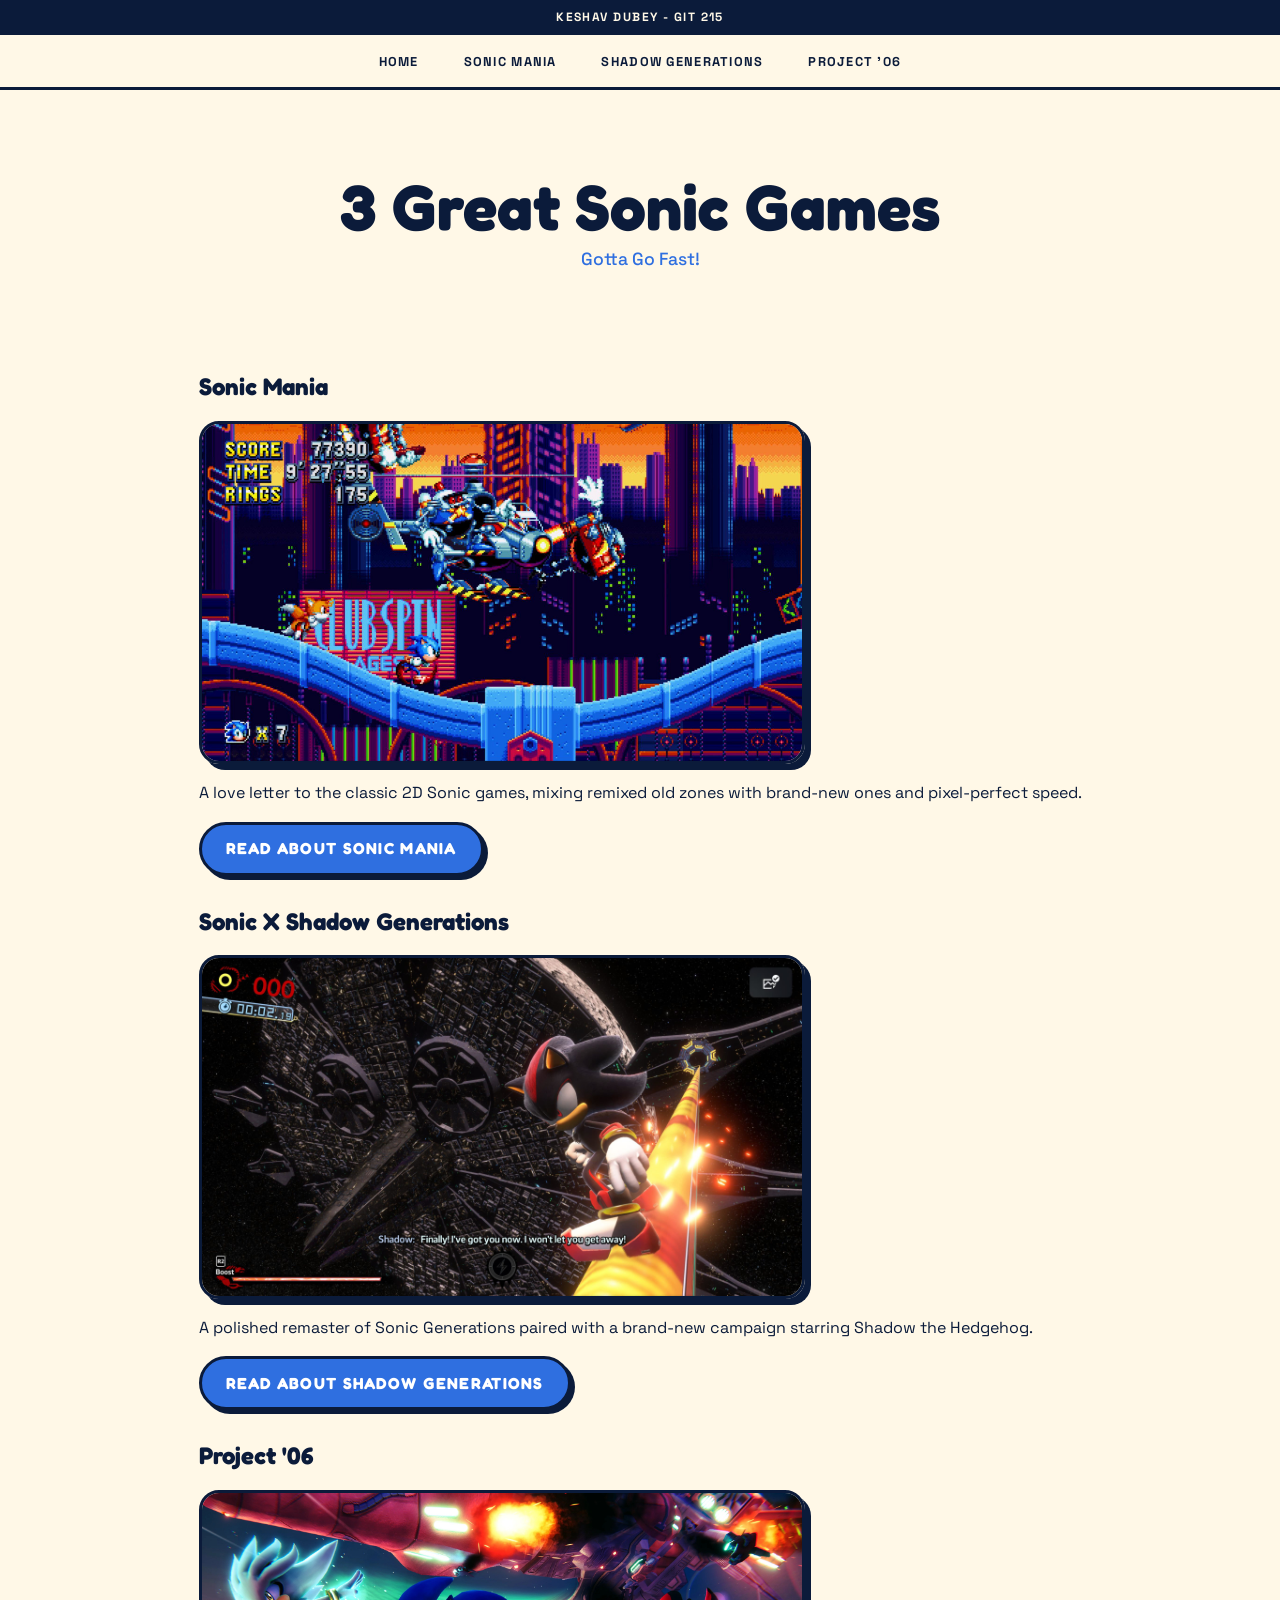
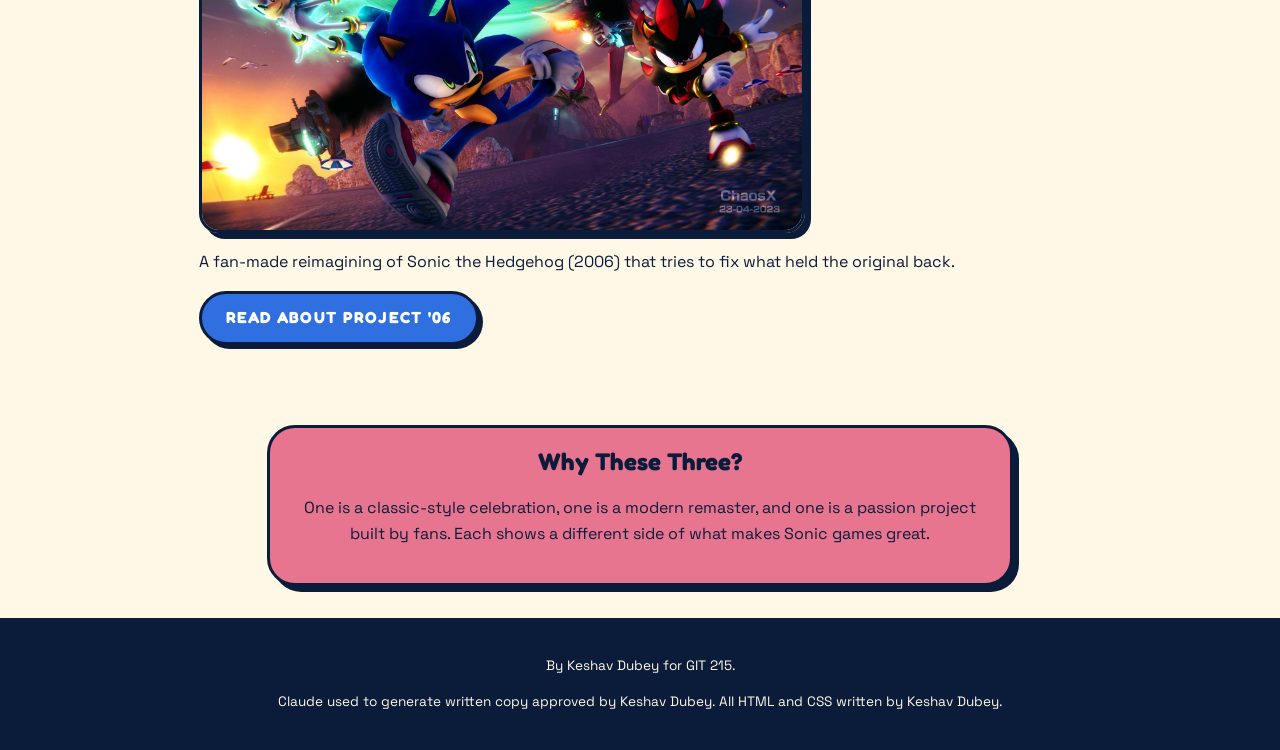
<file: index.html>
<!DOCTYPE html>
<html lang="en">
<head>
    <meta charset="UTF-8">
    <meta name="viewport" content="width=device-width, initial-scale=1.0">
    <link rel="stylesheet" href="styles.css">
    <title>3 Great Sonic Games</title>
</head>
<body>
    <p class="announcement">Keshav Dubey - GIT 215</p>
    <header>
        <h1>3 Great Sonic Games</h1>
        <p>Gotta Go Fast!</p>
    </header>
    <nav>
        <ul>
            <li><a href="index.html">Home</a></li>
            <li><a href="screenings.html">Sonic Mania</a></li>
            <li><a href="workshops.html">Shadow Generations</a></li>
            <li><a href="collaborations.html">Project '06</a></li>
        </ul>
    </nav>
    <main>
        <section id="mania">
            <h2>Sonic Mania</h2>
            <img class="landscape" src="images/mania_1.jpg" alt="Screenshot of Sonic Mania gameplay as Sonic and Tails run through Studiopolis Zone">
            <p>A love letter to the classic 2D Sonic games, mixing remixed old zones with brand-new ones and pixel-perfect speed.</p>
            <a href="screenings.html" class="button button-primary">Read about Sonic Mania</a>
        </section>
        <section id="shadow-generations">
            <h2>Sonic X Shadow Generations</h2>
            <img class="landscape" src="images/shadow_1.jpg" alt="Shadow Generations gameplay featuring Shadow the Hedgehog grinding on a rail.">
            <p>A polished remaster of Sonic Generations paired with a brand-new campaign starring Shadow the Hedgehog.</p>
            <a href="workshops.html" class="button button-secondary">Read about Shadow Generations</a>
        </section>
        <section id="project-06">
            <h2>Project '06</h2>
            <img class="landscape" src="images/project06_1.jpg" alt="A render of Sonic, Shadow, and Silver the Hedgehog all traversing the world together.">
            <p>A fan-made reimagining of Sonic the Hedgehog (2006) that tries to fix what held the original back.</p>
            <a href="collaborations.html" class="button button-secondary">Read about Project '06</a>
        </section>
    </main>
    <aside>
        <h2>Why These Three?</h2>
        <p>One is a classic-style celebration, one is a modern remaster, and one is a passion project built by fans. Each shows a different side of what makes Sonic games great.</p>
    </aside>
    <footer>
        <p>By Keshav Dubey for GIT 215.</p>
        <p>Claude used to generate written copy approved by Keshav Dubey. All HTML and CSS written by Keshav Dubey.</p>
    </footer>
</body>
</html>
</file>
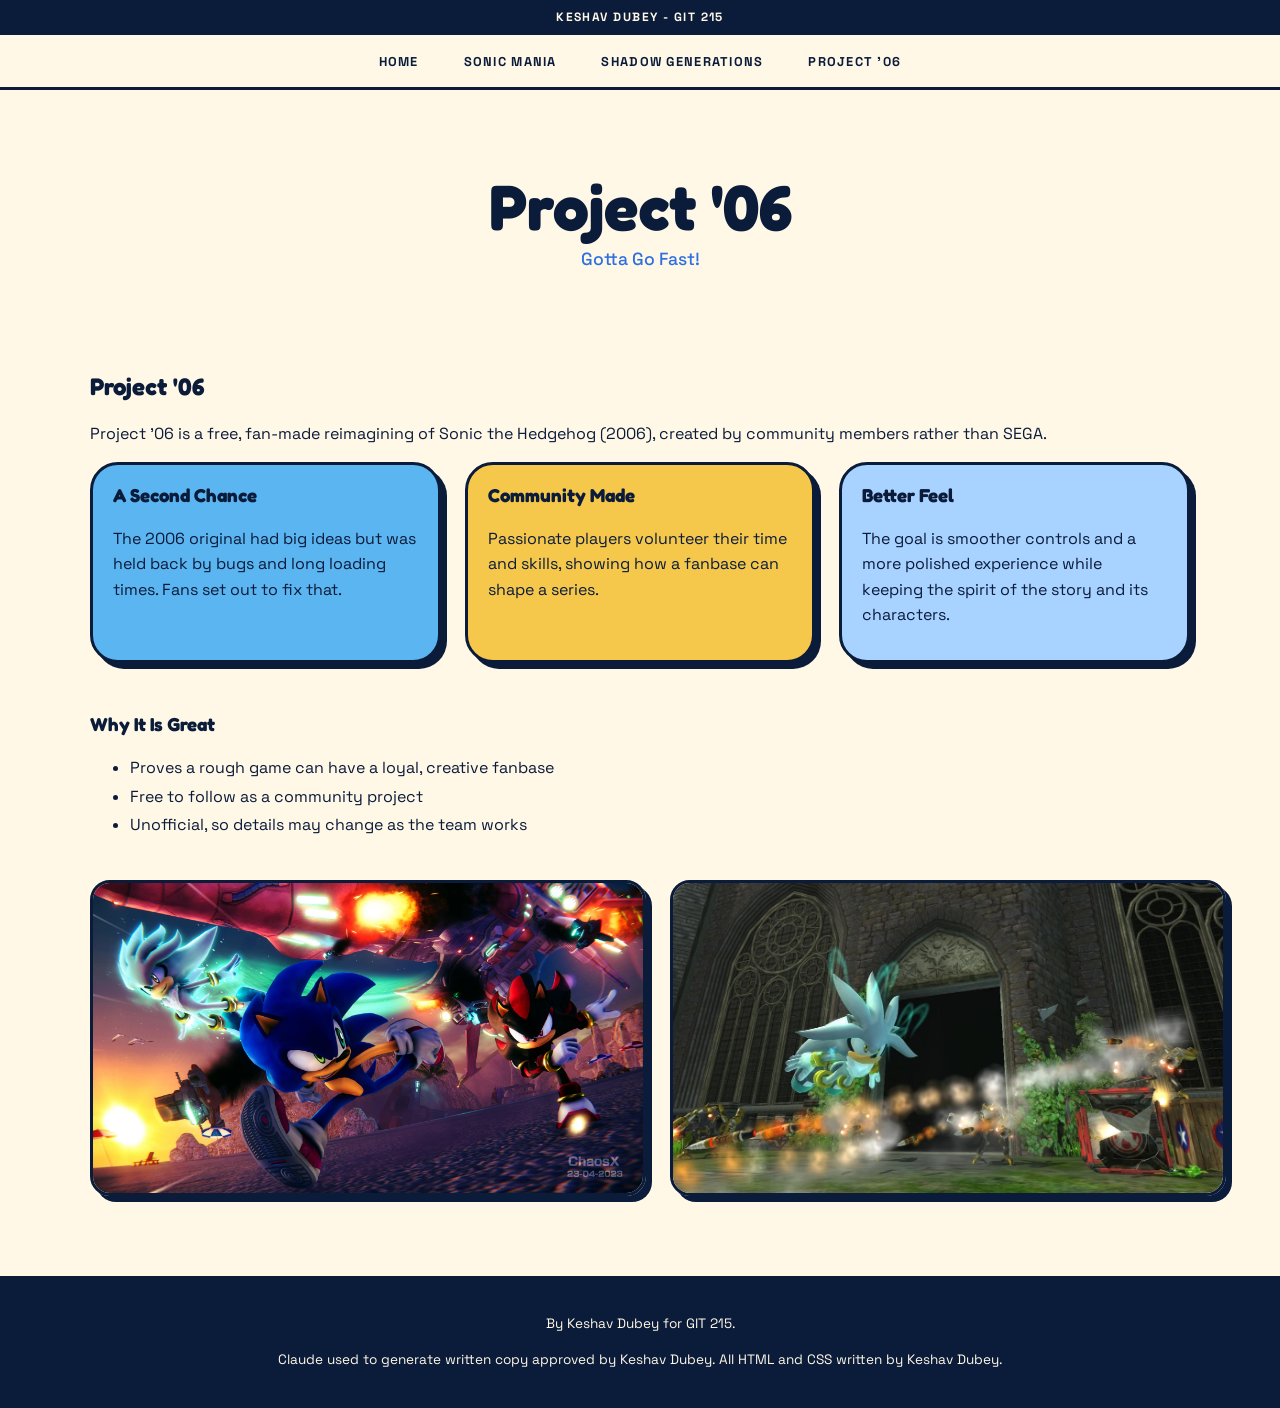
<file: collaborations.html>
<!DOCTYPE html>
<html lang="en">
<head>
    <meta charset="UTF-8">
    <meta name="viewport" content="width=device-width, initial-scale=1.0">
    <title>Project '06 - 3 Great Sonic Games</title>
    <link rel="stylesheet" href="styles.css">
</head>
<body>
    <p class="announcement">Keshav Dubey - GIT 215</p>
    <header>
        <h1>Project '06</h1>
        <p>Gotta Go Fast!</p>
    </header>
    <nav>
        <ul>
            <li><a href="index.html">Home</a></li>
            <li><a href="screenings.html">Sonic Mania</a></li>
            <li><a href="workshops.html">Shadow Generations</a></li>
            <li><a href="collaborations.html">Project '06</a></li>
        </ul>
    </nav>
    <main>
        <section id="project-06">
            <h2>Project '06</h2>
            <p>Project '06 is a free, fan-made reimagining of Sonic the Hedgehog (2006), created by community members rather than SEGA.</p>
            <div class="card-row">
                <section>
                    <h3>A Second Chance</h3>
                    <p>The 2006 original had big ideas but was held back by bugs and long loading times. Fans set out to fix that.</p>
                </section>
                <section>
                    <h3>Community Made</h3>
                    <p>Passionate players volunteer their time and skills, showing how a fanbase can shape a series.</p>
                </section>
                <section>
                    <h3>Better Feel</h3>
                    <p>The goal is smoother controls and a more polished experience while keeping the spirit of the story and its characters.</p>
                </section>
            </div>
            <h3>Why It Is Great</h3>
            <ul>
                <li>Proves a rough game can have a loyal, creative fanbase</li>
                <li>Free to follow as a community project</li>
                <li>Unofficial, so details may change as the team works</li>
            </ul>
            <div class="gallery">
                <img class="landscape" src="images/project06_1.jpg" alt="A render of Sonic, Shadow, and Silver the Hedgehog traversing the world">
                <img class="landscape" src="images/project06_2.jpg" alt="Gameplay snippet of Silver the Hedgehog using his powers.">
            </div>
        </section>
    </main>
    <footer>
        <p>By Keshav Dubey for GIT 215.</p>
        <p>Claude used to generate written copy approved by Keshav Dubey. All HTML and CSS written by Keshav Dubey.</p>

    </footer>
</body>
</html>
</file>
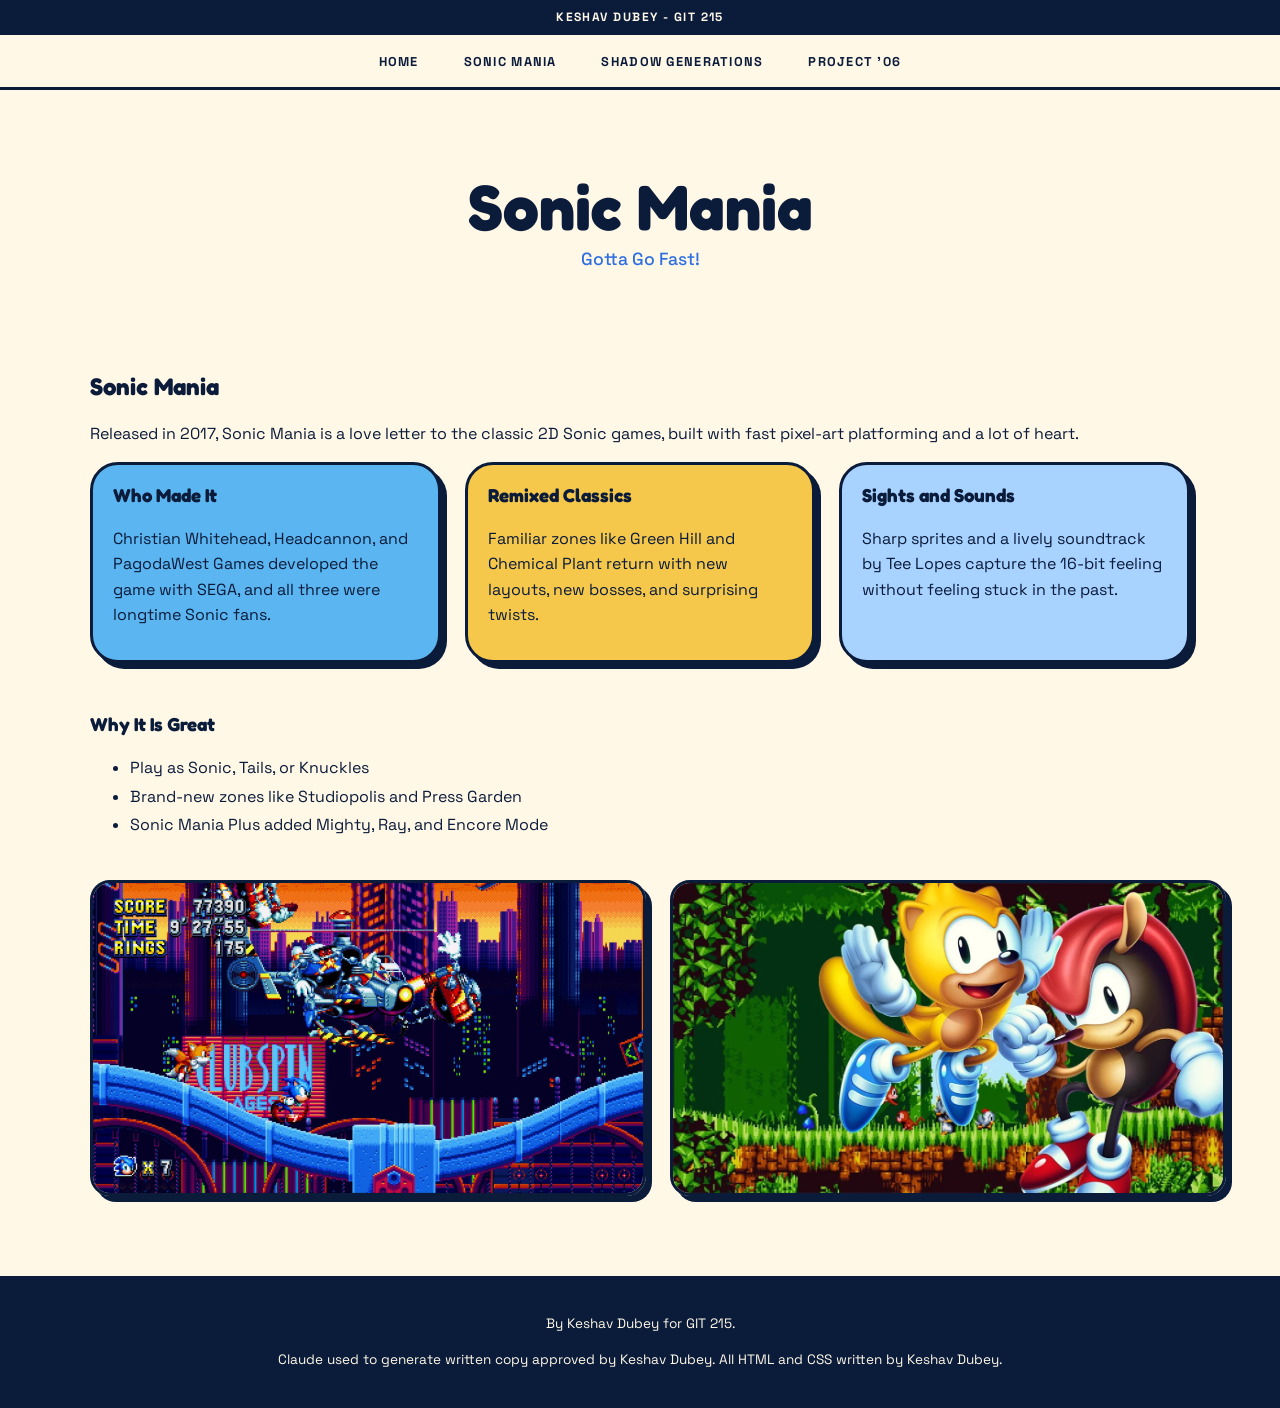
<file: screenings.html>
<!DOCTYPE html>
<html lang="en">
<head>
    <meta charset="UTF-8">
    <meta name="viewport" content="width=device-width, initial-scale=1.0">
    <title>Sonic Mania - 3 Great Sonic Games</title>
    <link rel="stylesheet" href="styles.css">
</head>
<body>
    <p class="announcement">Keshav Dubey - GIT 215</p>
    <header>
        <h1>Sonic Mania</h1>
        <p>Gotta Go Fast!</p>
    </header>
    <nav>
        <ul>
            <li><a href="index.html">Home</a></li>
            <li><a href="screenings.html">Sonic Mania</a></li>
            <li><a href="workshops.html">Shadow Generations</a></li>
            <li><a href="collaborations.html">Project '06</a></li>
        </ul>
    </nav>
    <main>
        <section id="mania">
            <h2>Sonic Mania</h2>
            <p>Released in 2017, Sonic Mania is a love letter to the classic 2D Sonic games, built with fast pixel-art platforming and a lot of heart.</p>
            <div class="card-row">
                <section>
                    <h3>Who Made It</h3>
                    <p>Christian Whitehead, Headcannon, and PagodaWest Games developed the game with SEGA, and all three were longtime Sonic fans.</p>
                </section>
                <section>
                    <h3>Remixed Classics</h3>
                    <p>Familiar zones like Green Hill and Chemical Plant return with new layouts, new bosses, and surprising twists.</p>
                </section>
                <section>
                    <h3>Sights and Sounds</h3>
                    <p>Sharp sprites and a lively soundtrack by Tee Lopes capture the 16-bit feeling without feeling stuck in the past.</p>
                </section>
            </div>
            <h3>Why It Is Great</h3>
            <ul>
                <li>Play as Sonic, Tails, or Knuckles</li>
                <li>Brand-new zones like Studiopolis and Press Garden</li>
                <li>Sonic Mania Plus added Mighty, Ray, and Encore Mode</li>
            </ul>
            <div class="gallery">
                <img class="landscape" src="images/mania_1.jpg" alt="Gameplay screenshot of Sonic and Tails running through Studiopolis Zone">
                <img class="landscape" src="images/mania_2.jpg" alt="Renders of Mighty The Armadillo and Ray the Flying Squirrel, two characters added in Sonic Mania Plus">
            </div>
        </section>
    </main>
    <footer>
        <p>By Keshav Dubey for GIT 215.</p>
        <p>Claude used to generate written copy approved by Keshav Dubey. All HTML and CSS written by Keshav Dubey.</p>

    </footer>
</body>
</html>
</file>
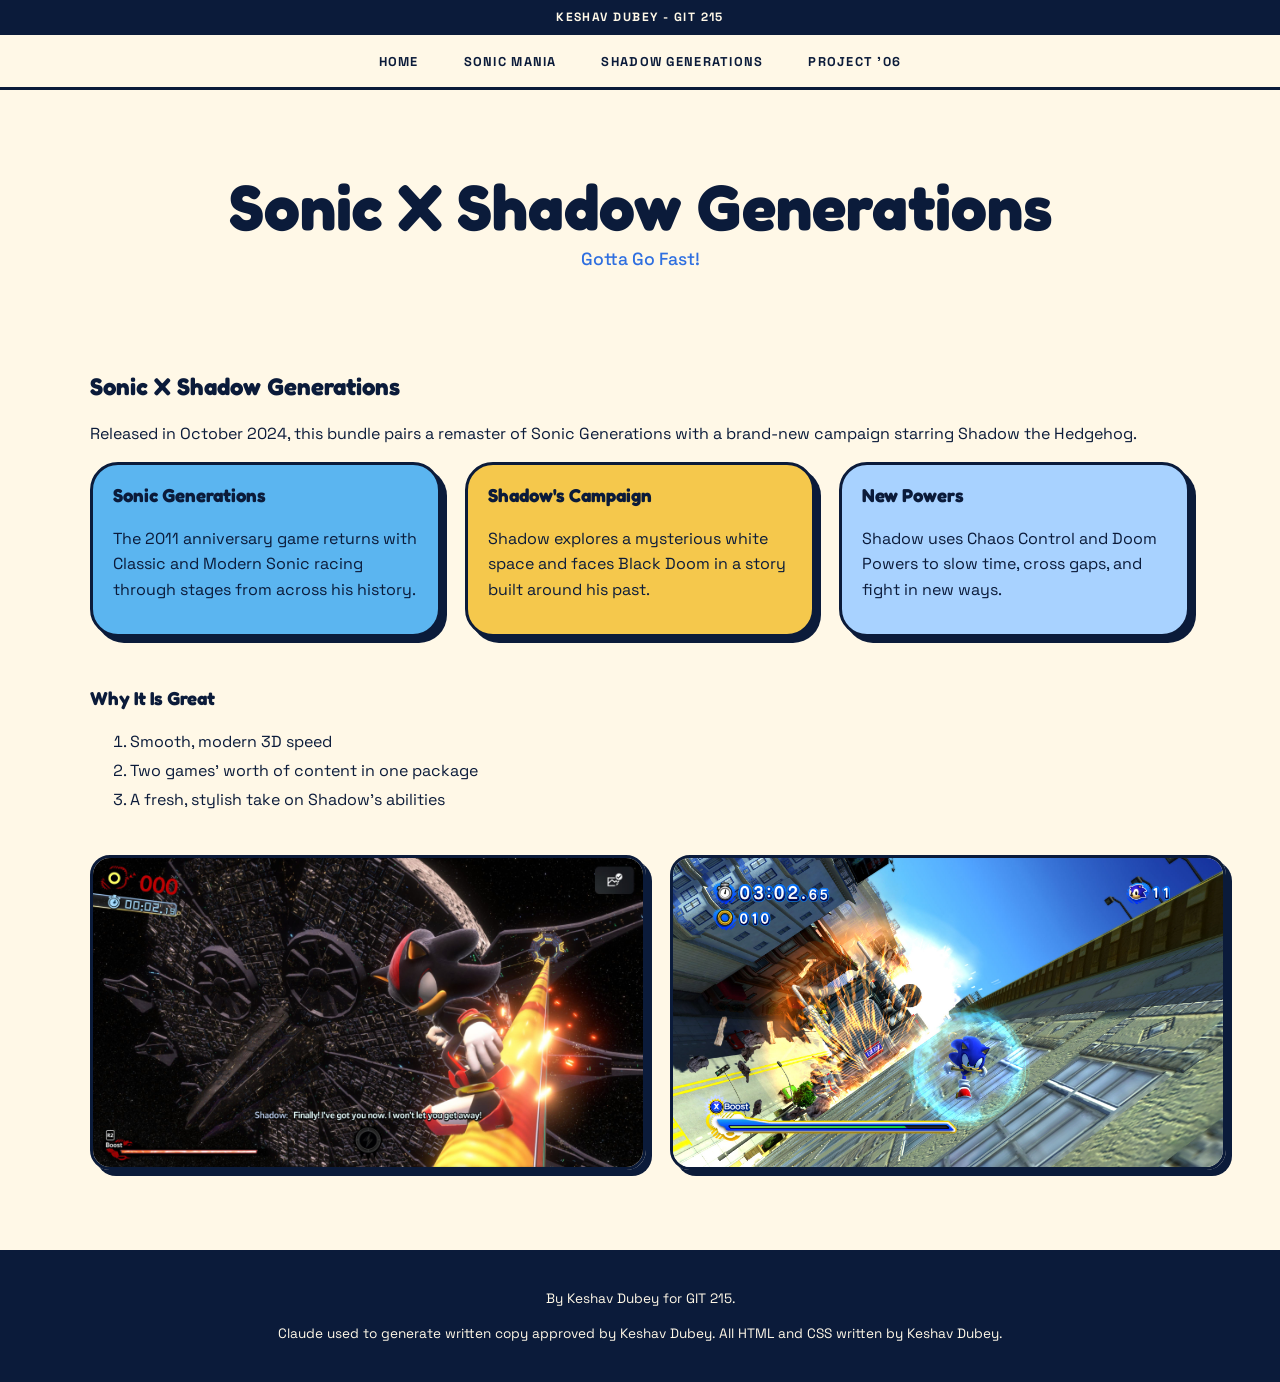
<file: workshops.html>
<!DOCTYPE html>
<html lang="en">
<head>
    <meta charset="UTF-8">
    <meta name="viewport" content="width=device-width, initial-scale=1.0">
    <title>Sonic X Shadow Generations - 3 Great Sonic Games</title>
    <link rel="stylesheet" href="styles.css">
</head>
<body>
    <p class="announcement">Keshav Dubey - GIT 215</p>
    <header>
        <h1>Sonic X Shadow Generations</h1>
        <p>Gotta Go Fast!</p>
    </header>
    <nav>
        <ul>
            <li><a href="index.html">Home</a></li>
            <li><a href="screenings.html">Sonic Mania</a></li>
            <li><a href="workshops.html">Shadow Generations</a></li>
            <li><a href="collaborations.html">Project '06</a></li>
        </ul>
    </nav>
    <main>
        <section id="shadow-generations">
            <h2>Sonic X Shadow Generations</h2>
            <p>Released in October 2024, this bundle pairs a remaster of Sonic Generations with a brand-new campaign starring Shadow the Hedgehog.</p>
            <div class="card-row">
                <section>
                    <h3>Sonic Generations</h3>
                    <p>The 2011 anniversary game returns with Classic and Modern Sonic racing through stages from across his history.</p>
                </section>
                <section>
                    <h3>Shadow's Campaign</h3>
                    <p>Shadow explores a mysterious white space and faces Black Doom in a story built around his past.</p>
                </section>
                <section>
                    <h3>New Powers</h3>
                    <p>Shadow uses Chaos Control and Doom Powers to slow time, cross gaps, and fight in new ways.</p>
                </section>
            </div>
            <h3>Why It Is Great</h3>
            <ol>
                <li>Smooth, modern 3D speed</li>
                <li>Two games' worth of content in one package</li>
                <li>A fresh, stylish take on Shadow's abilities</li>
            </ol>
            <div class="gallery">
                <img class="landscape" src="images/shadow_1.jpg" alt="Gameplay screenshot of Shadow the Hedgehog grinding on a rail in Shadow Generations">
                <img class="landscape" src="images/shadow_2.jpg" alt="Gameplay screenshot of Sonic the Hedgehog outrunning a truck in Sonic Generations">
            </div>
        </section>
    </main>
    <footer>
        <p>By Keshav Dubey for GIT 215.</p>
        <p>Claude used to generate written copy approved by Keshav Dubey. All HTML and CSS written by Keshav Dubey.</p>
    
    </footer>
</body>
</html>
</file>
<file: styles.css>
/* font implementation */
@import url("https://fonts.googleapis.com/css2?family=Fredoka:wght@500;700&family=Space+Grotesk:wght@400;500;700&display=swap");

/* color palette

Cream BG:#FFF8E7
Navy (outlines/text):#0B1B3A
Blue:#2F6FE0
Sky:#5BB5F0
Pale Sky:#A8D2FF
Gold:#F5C84C
Pink:#E8758F

 */

/* global style */

body {
    font-family: "Space Grotesk", Arial, sans-serif;
    margin: 0;
    background-color: #FFF8E7;
    color: #0B1B3A;
    display: flex;
    flex-direction: column;
    min-height: 100vh;
    line-height: 1.6;
}

h1,
h2,
h3 {
    font-family: "Fredoka", "Arial Rounded MT Bold", Arial, sans-serif;
    font-weight: 700;
    line-height: 1.15;
}

/* top bar */
.announcement {
    order: -2;
    margin: 0;
    padding: 0.5rem 1rem;
    background-color: #0B1B3A;
    color: #FFF8E7;
    text-align: center;
    font-size: 0.75rem;
    font-weight: 700;
    letter-spacing: 0.12em;
    text-transform: uppercase;
}

/* navbar */
nav {
    order: -1;
    background-color: #FFF8E7;
    border-bottom: 3px solid #0B1B3A;
    padding: 0.5rem 1rem;
}

nav ul {
    list-style: none;
    margin: 0;
    padding: 0;
}

nav a {
    color: #0B1B3A;
    text-decoration: none;
    padding: 0.4rem 0.9rem;
    display: inline-block;
    text-transform: uppercase;
    font-size: 0.8rem;
    font-weight: 700;
    letter-spacing: 0.1em;
    border-radius: 999px;
}

nav a:hover {
    background-color: #F5C84C;
}

/* Hero banner */
header {
    position: relative;
    background-color: #FFF8E7;
    color: #0B1B3A;
    text-align: center;
    padding: 3rem 1.5rem 2rem;
    overflow: hidden;
}

header h1 {
    margin: 0;
    font-size: 2.4rem;
    color: #0B1B3A;
}

header img {
    margin-top: 0.5rem;
}

header p {
    margin: 0.1rem 0 0;
    font-style: normal;
    font-weight: 500;
    font-size: 1.1rem;
    color: #2F6FE0;
}

main {
    padding: 0.5rem;
}

/* Pill buttons */
main a {
    background-color: #2F6FE0;
    color: white;
    text-decoration: none;
    padding: 0.7rem 1.5rem;
    display: inline-block;
    text-transform: uppercase;
    font-family: "Fredoka", Arial, sans-serif;
    font-weight: 700;
    letter-spacing: 0.08em;
    border: 3px solid #0B1B3A;
    border-radius: 999px;
    box-shadow: 4px 4px 0 #0B1B3A;
}

main a:hover {
    background-color: #F5C84C;
    color: #0B1B3A;
}

section {
    margin-bottom: 2rem;
}

main > section {
    background-color: transparent;
    padding: 0;
}

/* cards */
.card-row section {
    background-color: #5BB5F0;
    border: 3px solid #0B1B3A;
    border-radius: 28px;
    box-shadow: 6px 6px 0 #0B1B3A;
    padding: 1rem 1.25rem;
}

.card-row section:nth-child(2) {
    background-color: #F5C84C;
}

.card-row section:nth-child(3) {
    background-color: #A8D2FF;
}

.card-row section h3 {
    margin-top: 0.25rem;
}

/* images */
img {
    display: block;
    margin-top: 1rem;
    max-width: 100%;
    height: auto;
    border: 3px solid #0B1B3A;
    border-radius: 20px;
    box-shadow: 6px 6px 0 #0B1B3A;
}

/* landscape */
.landscape {
    width: 100%;
    max-width: 600px;
    aspect-ratio: 16 / 9;
    object-fit: cover;
    margin-bottom: 1rem;
}

/* non-index images */
.gallery {
    margin-top: 1.5rem;
}

.gallery .landscape {
    max-width: 100%;
}

ul,
ol {
    line-height: 1.8;
}

/* aside */
aside {
    background-color: #E8758F;
    border: 3px solid #0B1B3A;
    border-radius: 28px;
    box-shadow: 6px 6px 0 #0B1B3A;
    padding: 1.25rem;
    margin: 1rem;
    text-align: center;
}

aside h2 {
    margin-top: 0;
}

footer {
    background-color: #0B1B3A;
    color: #FFF8E7;
    text-align: center;
    padding: 1.5rem 1rem;
    margin-top: auto;
    font-size: 0.85rem;
}

/* ====== MEDIA QUERY (MEDIUM) ==== */
@media screen and (min-width:600px){
    nav ul {
        display: flex;
        justify-content: center;
        gap: 1rem;
    }

    header {
        padding: 5rem 2rem 3rem;
    }

    header h1 {
        font-size: 4rem;
    }

    main {
        padding: 2rem;
        max-width: 1100px;
        margin: 0 auto;
    }

    .card-row {
        display: flex;
        gap: 1.5rem;
    }

    .card-row section {
        width: 33%;
    }

    .gallery {
        display: flex;
        gap: 1.5rem;
    }

    .gallery .landscape {
        width: 50%;
    }

    aside {
        max-width: 700px;
        margin: 1rem auto 2rem;
    }
}
</file>
